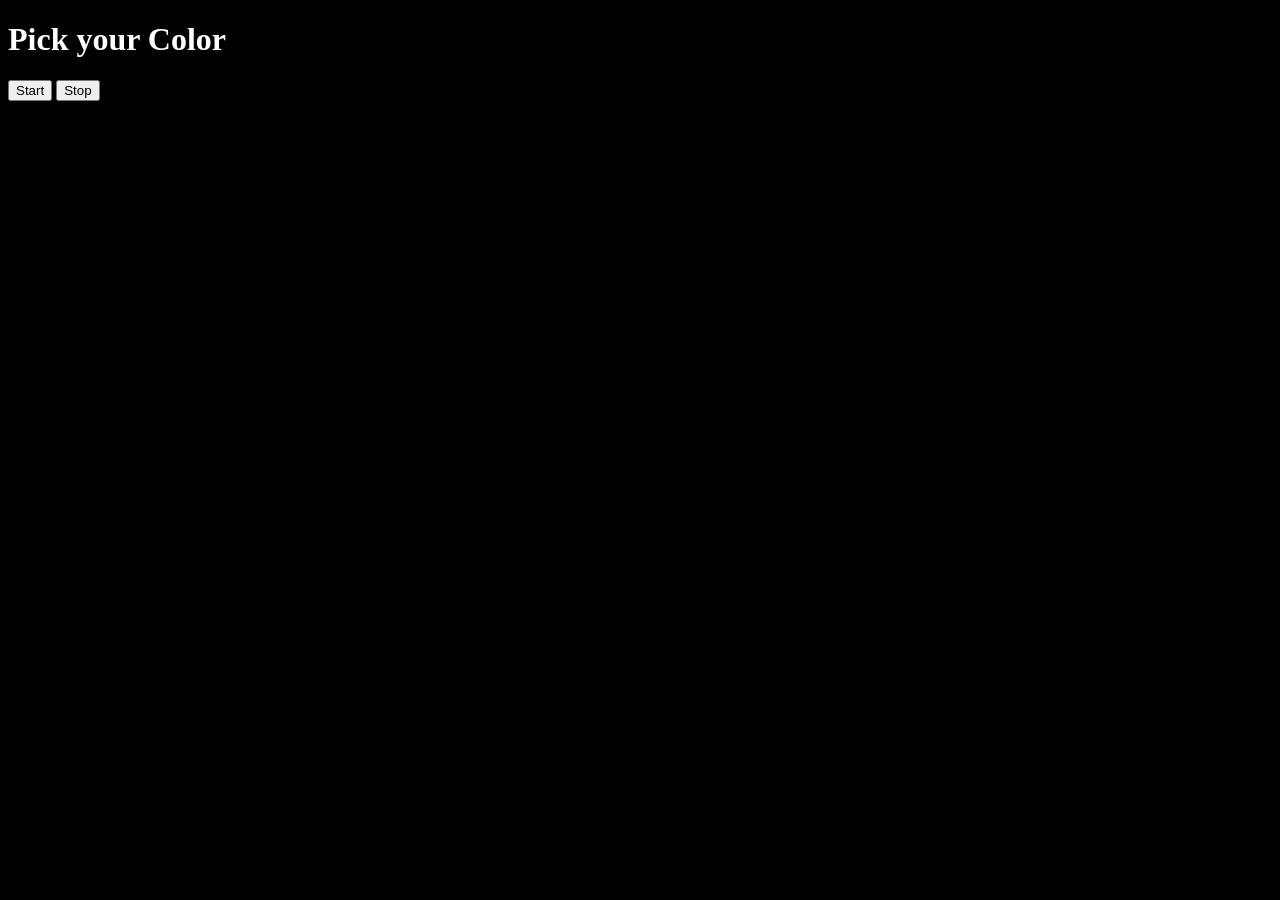
<file: ColorPicker/index.html>
<!DOCTYPE html>
<html lang="en">
<head>
    <meta charset="UTF-8">
    <meta name="viewport" content="width=device-width, initial-scale=1.0">
    <title>Document</title>
</head>
<body style="background-color: black; color: white;">
    <div class="main">
        <h1>Pick your Color</h1>
        <button id="start">Start</button>
        <button id="stop">Stop</button>
    </div>
</body>
<script src="script.js">
    
</script>
</html>
</file>
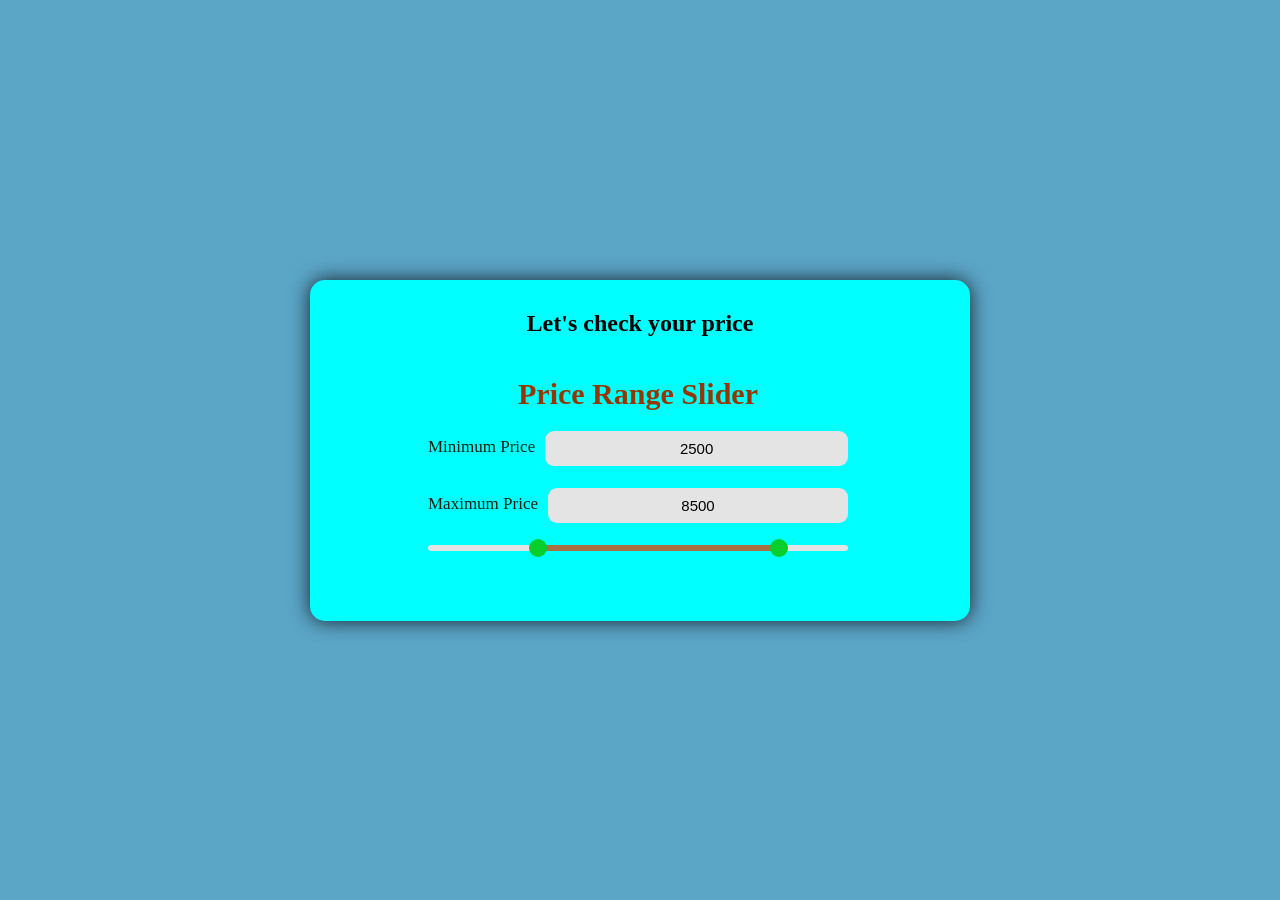
<file: Price rank slider/Index.html>
<!DOCTYPE html>
<html lang="en">
<head>
    <meta charset="UTF-8">
    <meta name="viewport" content="width=device-width, initial-scale=1.0">
    <title>Document</title>
    <link rel="stylesheet" href="Style.css">
</head>
<body>
    <div class="main">
        <div class="name">
            <p>Let's check your price</p>
            
        </div>
        <div class="custom-wrapper">
            <div class="header">
                <h2 class="projtitle">Price Range Slider</h2>
            </div>
            <div class="price-input-container">
                <div class="price-input">
                    <div class="price-field">
                        <span>Minimum Price</span>
                        <input type="number" class="min-input" value="2500">
                    </div>
                    <div class="price-field">
                        <span>Maximum Price</span>
                        <input type="number" class="max-input" value="8500">
                    </div>
                </div>
                <div class="slider">
                    <div class="price-slider"></div>
                </div>
            </div>

            <!-- Slider -->
            <div class="range-input">
                <input type="range" class="min-range" min="0" max="10000" value="2500" step="1">
                <input type="range" class="max-range" min="0" max="10000" value="8500" step="1">
            </div>
        </div>
    </div>
</body>
<script src="script.js"></script>
</html>
</file>
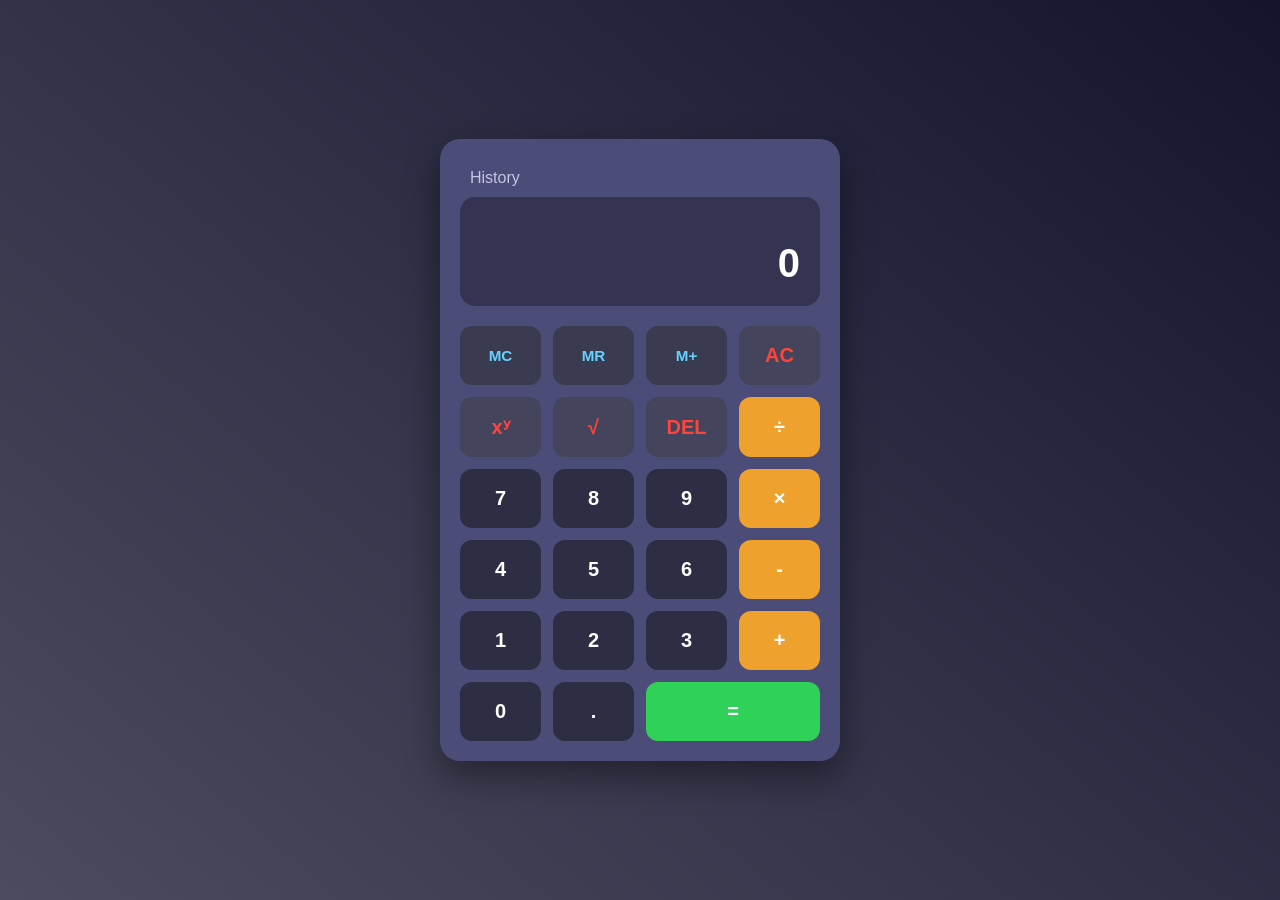
<file: Calculator/Calculator.html>
<!DOCTYPE html>
<html lang="en">
<head>
    <meta charset="UTF-8">
    <meta name="viewport" content="width=device-width, initial-scale=1.0">
    <title>Smart Calculator</title>
    <link rel="stylesheet" href="Calculator.css">
</head>
<body>

    <div class="Calculator-container">
        <button id="toggle-history" class="history-btn">History</button>

        <div class="display">
            <div id="previous-operand" class="previous-operand"></div>
            <div id="current-operand" class="current-operand">0</div>
        </div>

        <div class="buttons-grid">
            <button class="btn memory" onclick="memoryClear()">MC</button>
            <button class="btn memory" onclick="memoryRecall()">MR</button>
            <button class="btn memory" onclick="memoryAdd()">M+</button>
            <button class="btn ctrl" onclick="clearAll()">AC</button>

            <button class="btn ctrl" onclick="appendOperator('**')">xʸ</button>
            <button class="btn ctrl" onclick="calculateSquareRoot()">√</button>
            <button class="btn ctrl" onclick="deleteLast()">DEL</button>
            <button class="btn op" onclick="appendOperator('/')">÷</button>

            <button class="btn num" onclick="appendNumber('7')">7</button>
            <button class="btn num" onclick="appendNumber('8')">8</button>
            <button class="btn num" onclick="appendNumber('9')">9</button>
            <button class="btn op" onclick="appendOperator('*')">×</button>

            <button class="btn num" onclick="appendNumber('4')">4</button>
            <button class="btn num" onclick="appendNumber('5')">5</button>
            <button class="btn num" onclick="appendNumber('6')">6</button>
            <button class="btn op" onclick="appendOperator('-')">-</button>

            <button class="btn num" onclick="appendNumber('1')">1</button>
            <button class="btn num" onclick="appendNumber('2')">2</button>
            <button class="btn num" onclick="appendNumber('3')">3</button>
            <button class="btn op" onclick="appendOperator('+')">+</button>

            <button class="btn num" onclick="appendNumber('0')">0</button>
            <button class="btn num" onclick="appendNumber('.')">.</button>
            <button class="btn equals" onclick="compute()">=</button>
        </div>

        <div id="history-panel" class="history-panel hidden">
            <button onclick="toggleHistoryView()" class="close-panel-btn"> (: Back to Calculator</button>
            <h3>Calculation History</h3>
            <ul id="history-list"></ul>
            <button onclick="clearHistory()" class="clear-hist-btn">Clear History</button>
        </div>
    </div>

    <script src="Calculator.js"></script>
</body>
</html>
</file>
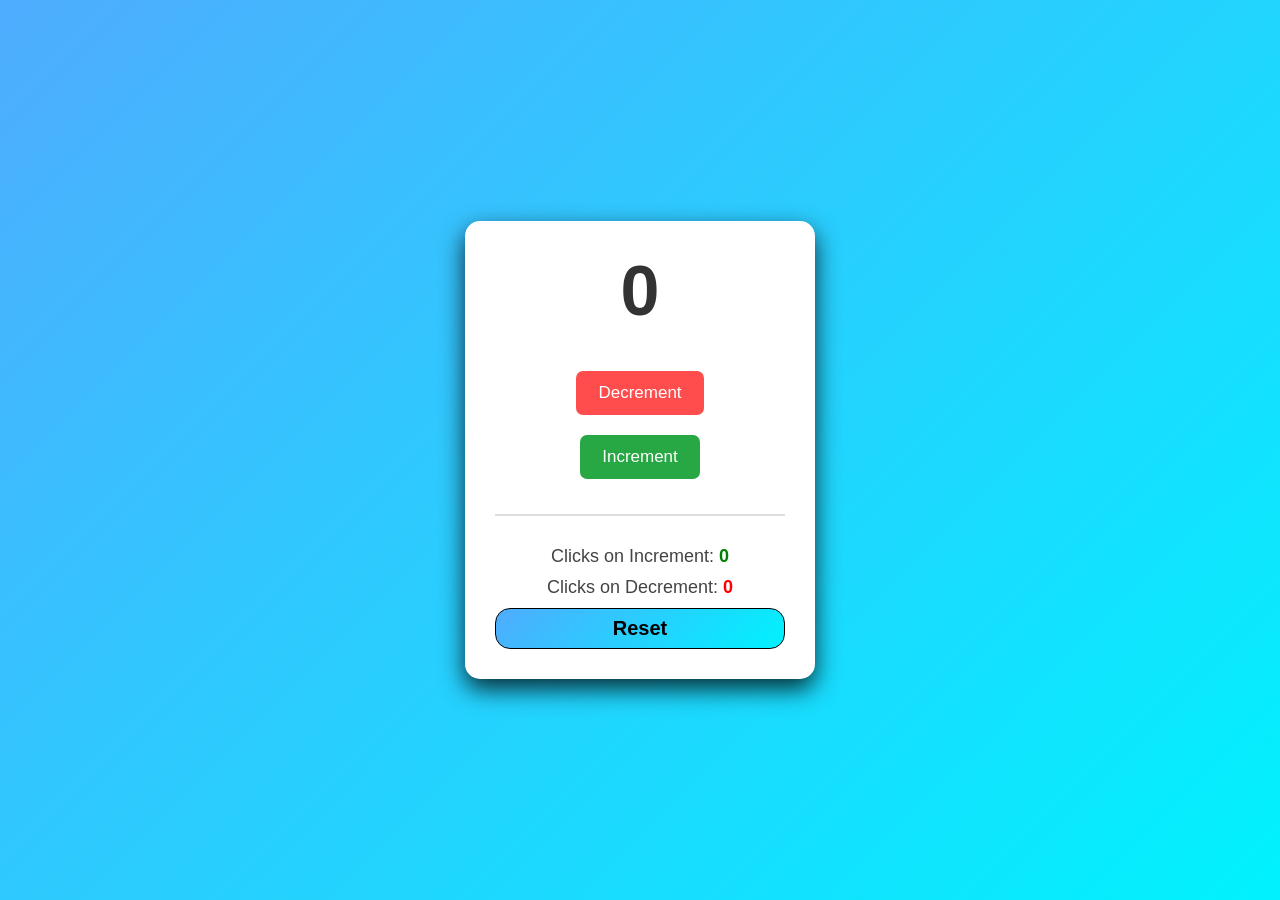
<file: Counter/Counter.html>
<!DOCTYPE html>
<html lang="en">
<head>
    <meta charset="UTF-8">
    <meta name="viewport" content="width=device-width, initial-scale=1.0">
    <title>Counter</title>
    <link rel="stylesheet" href="Counter.css">
</head>
<body>
    <div class="container">
        <div class="counter">
            <p id="count">0</p>
        </div>
        <div>
            <button onclick="Decrement()">Decrement</button>
            <button onclick="Increment()">Increment</button>
        </div>
        <div class="clicks">
            <p>Clicks on Increment: <span id="incCount">0</span></p>
            <p>Clicks on Decrement: <span id="decCount">0</span></p>
        </div>
        <div class="reset-btn">Reset</div>
    </div>
</body>
<script src="Counter.js"></script>
</html>
</file>
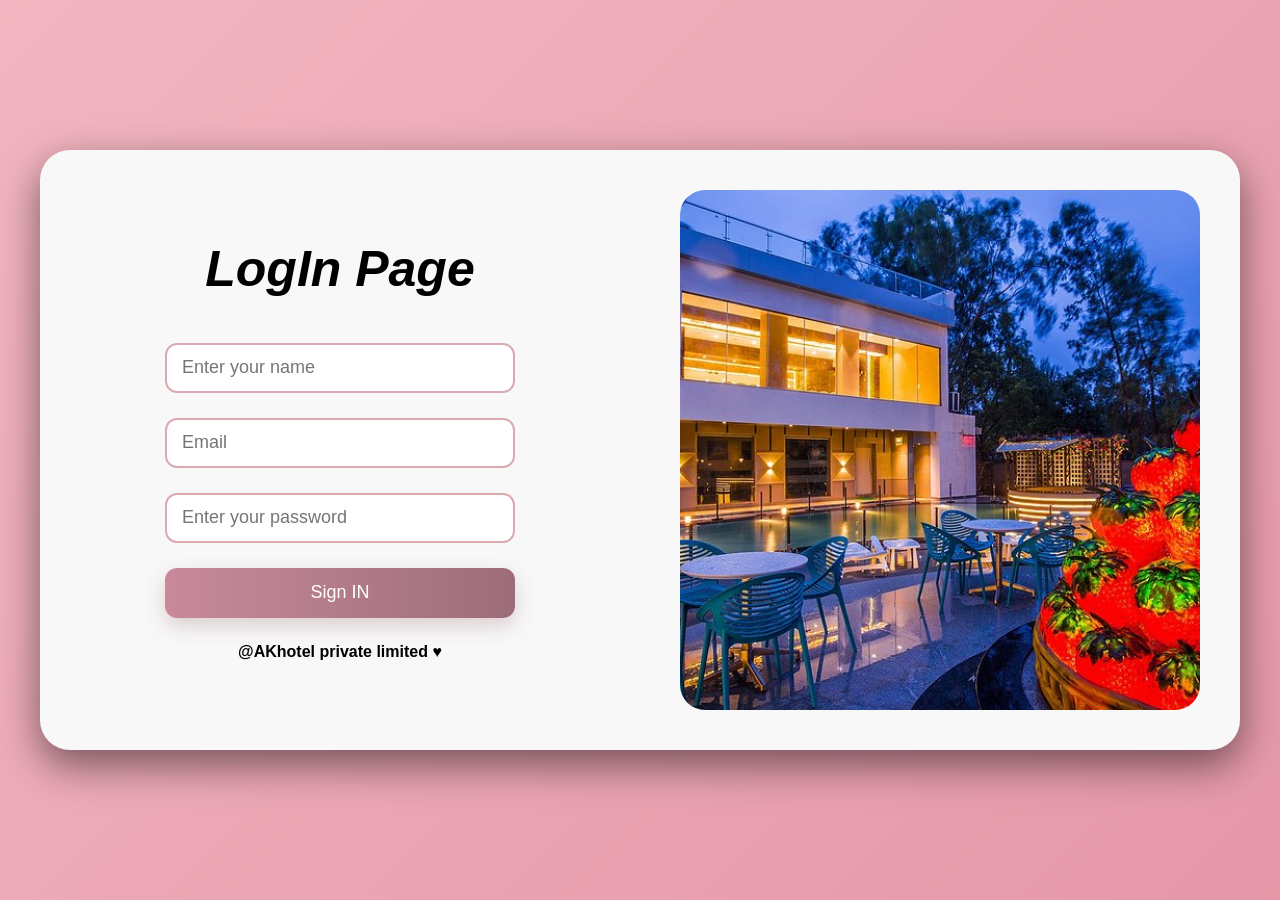
<file: LoginPage/Log_page.html>
<!DOCTYPE html>
<html lang="en">
<head>
    <meta charset="UTF-8">
    <meta name="viewport" content="width=device-width, initial-scale=1.0">
    <title>LogIN Page</title>
    <link rel="stylesheet" href="Log_page2.css">
</head>
<body>
    <div class="container">
    <div class="left-panel">
        <h1><i>LogIn Page</i></h1>
        <input type="text" placeholder="Enter your name" required>
        <input type="text" placeholder="Email" required>
        <input type="password" placeholder="Enter your password" required>
        <button> Sign IN</button>
        <h4>@AKhotel private limited &hearts;</h4>
    </div>
    <div class="right-panel">
    </div>
</div>
</body>
<script src="Login.js"></script>
</html>
</file>
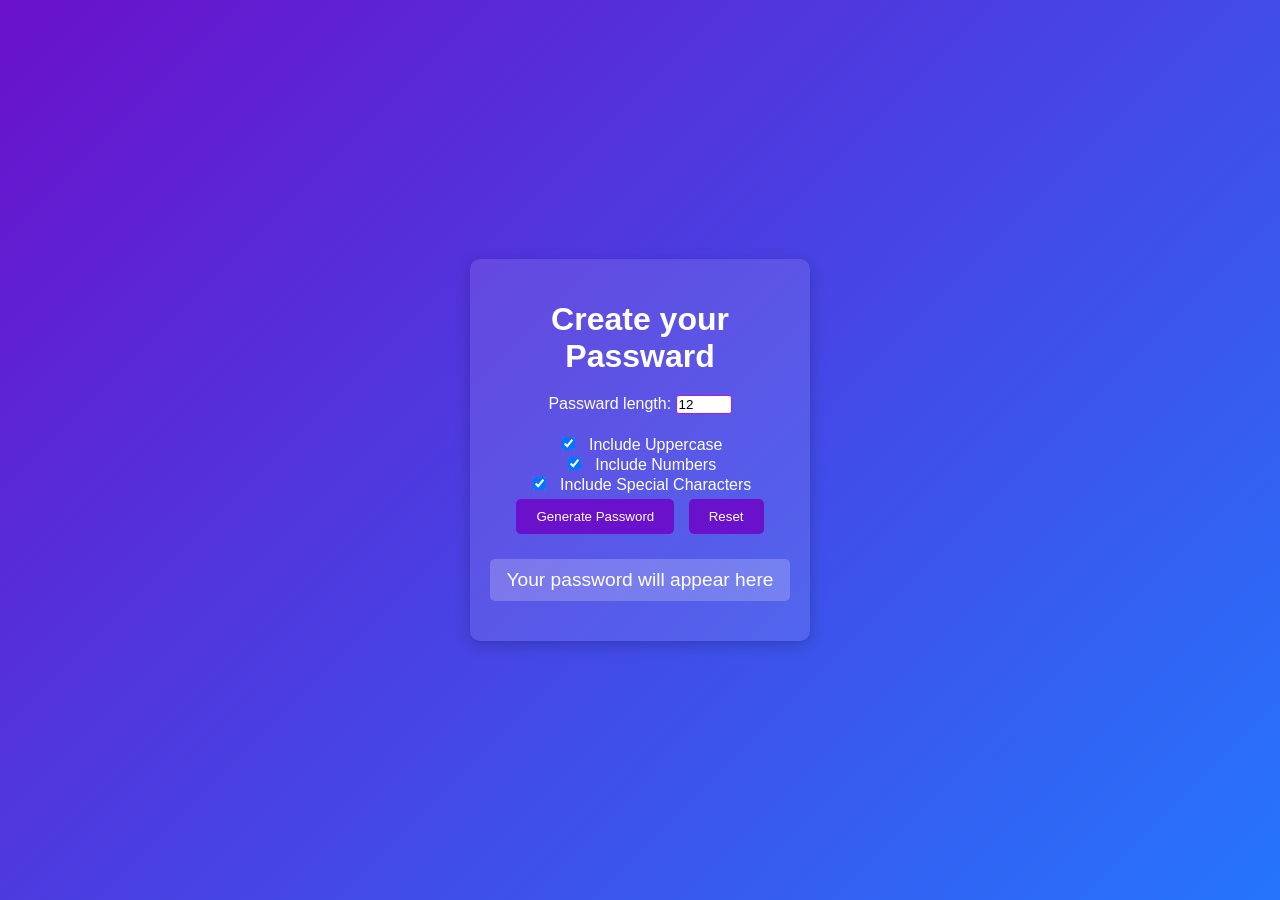
<file: Passward ganerator/Random.html>
<!DOCTYPE html>
<html lang="en">
<head>
    <meta charset="UTF-8">
    <meta name="viewport" content="width=device-width, initial-scale=1.0">
    <title>Passward Generator</title>
    <link rel="stylesheet" href="Random.css">
</head>
<body>
    <div class="container">
        <h1>Create your Passward</h1>
        <label>Passward length:
            <input id="len" min="6" type="number" value="12" />
        </label>
        <br>
        <label>
            <input id="upper" type="checkbox" checked /> Include Uppercase
        </label>
        <br>
        <label>
            <input id="nums" type="checkbox" checked> Include Numbers
        </label>
        <br />
        <label>
            <input id="special" type="checkbox" checked /> Include Special Characters
        </label>
        <br />
        <button class="btn" onclick="generate()">Generate Password</button>
        <button class="btn" onclick="reset()">Reset</button>
        <div class="output" id="passOut">Your password will appear here</div>
    </div>
    </div>
</body>
<script src="Random.js"></script>
</html>
</file>
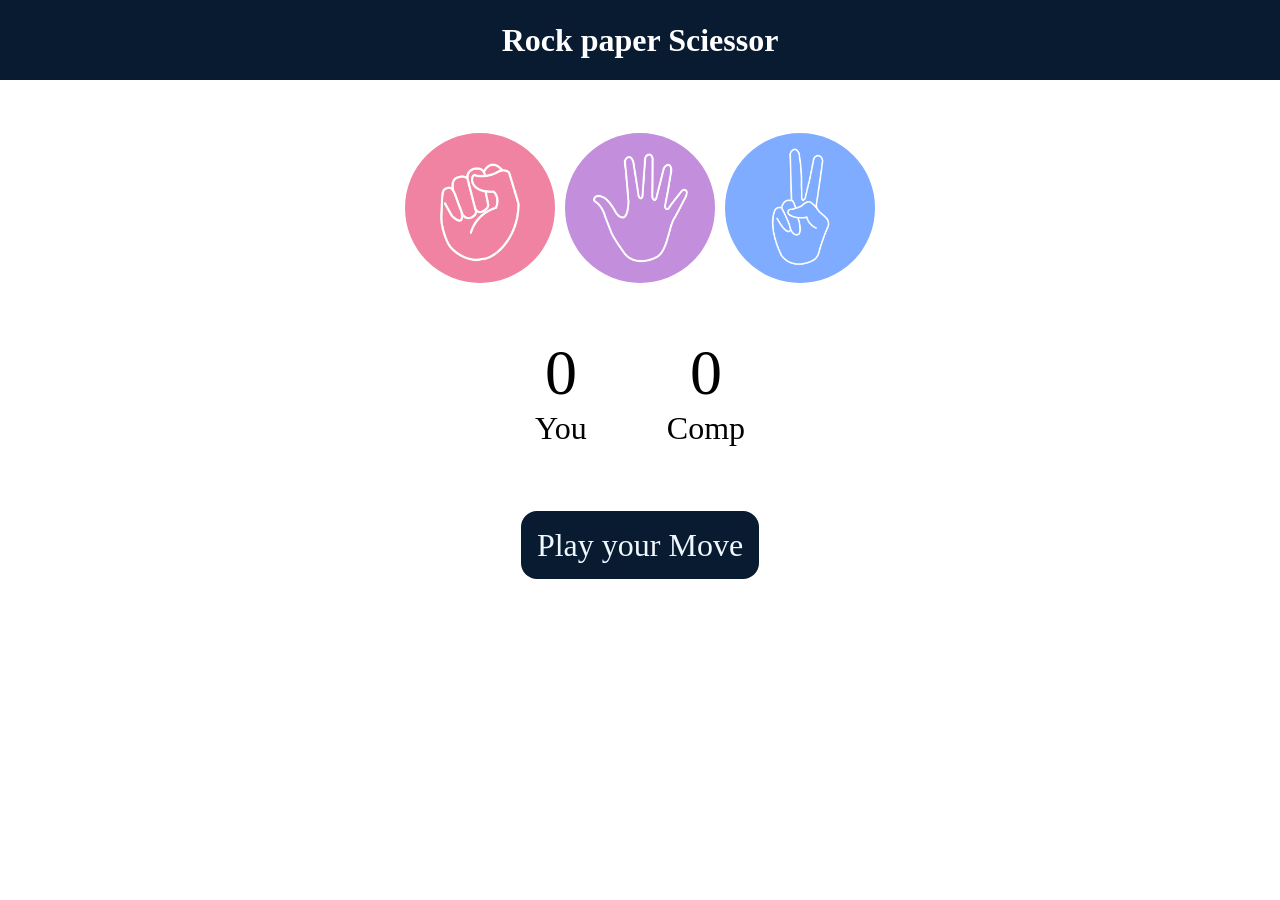
<file: Stone Paper Scissor/Stone.html>
<!DOCTYPE html>
<html lang="en">
<head>
    <meta charset="UTF-8"> 
    <meta name="viewport" content="width=device-width, initial-scale=1.0">
    <title>Stone Paper Sciessor</title>
    <link rel="stylesheet" href="Paper.css">
</head>
<body>
    <h1>Rock paper Sciessor</h1>
    <div class="choices">

        <div class="choice" id="rock"> 
            <img src="./rock.png">
        </div>

        <div class="choice" id="paper">
            <img src="./paper.png">
        </div>

        <div class="choice" id="scissors">
            <img src="./scissors.png">
        </div>
    </div>

        <div class="score-borad">
            <div class="score">
                <p id="user-score">0</p>
                <p>You</p>
            </div>
            
            <div class="score">
                <p id="Comp-score">0</p>
                <p>Comp</p>
            </div>
        </div>
        
        <div class="msg-conatiner">
            <p id="msg"> Play your Move</p>
        </div>
</body>
<script src="S.js"></script>
</html>
</file>
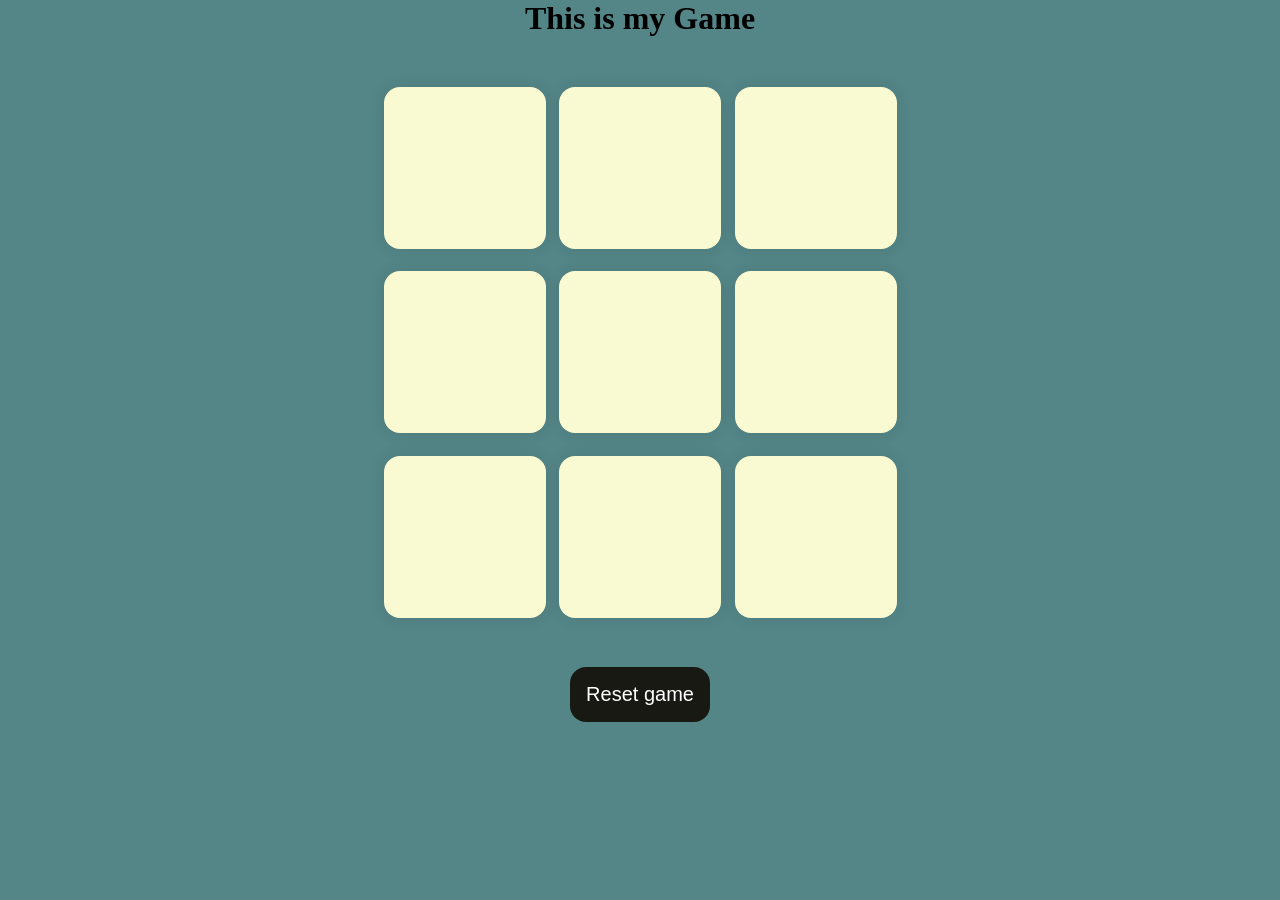
<file: Tik Tak Toe/Tik Tak toe.html>
<!DOCTYPE html>
<html lang="en">
<head>
    <meta charset="UTF-8">
    <meta name="viewport" content="width=device-width, initial-scale=1.0">
    <title>Tik Tak TEO</title>
    <link rel="stylesheet" href="Tik Tak toe.css">
</head>
<body>
    <div class="msg-container hide">
        <p id="msg"> Winner</p>
        <button id="start">Start New game</button>
    </div>
    <main>
        <h1>This is my Game</h1>
        <div class="container">
            <div class="Game">
            <button class="box"></button>
            <button class="box"></button>
            <button class="box"></button>
            <button class="box"></button>
            <button class="box"></button>
            <button class="box"></button>
            <button class="box"></button>
            <button class="box"></button>
            <button class="box"></button>
        </div>
        </div>
        <button id="reset">Reset game</button>
    </main>
</body>
<script src="Tik Tak toe.js"></script>
</html>
</file>
<file: Price rank slider/Style.css>
*{
    margin: 0;
    padding: 0;
}
body{
    min-height: 100vh;
    background-color: rgb(91, 165, 199);
    display: flex;
    align-items: center;
    justify-content: center;
    flex-direction: column;
}
.main {
    background-color: aqua;
    border-radius: 15px;
    box-shadow: 0 0 20px rgba(0, 0, 0, 0.8);
    padding: 30px;
    transition: transform 0.2s;
    width: 600px;
}
.main:hover {
    transform: scale(1.05);
}
.name{
    padding-bottom: 20px;
    font-size: 24px;
    font-weight: 600;
    color:black;
    display: flex;
    justify-content: center;
    align-items: center;
}
.custom-wrapper {
    margin: 0;
    width: 70%;
    padding: 0px 25px 40px;
    position: relative;
    left: 63px;
}
.header h2 {
    font-size: 30px;
    color: #943701;
    display: flex;
    justify-content: center;
    padding: 20px;
}
.price-input-container {
    width: 100%;
}
.price-input .price-field {
    display: flex;
    margin-bottom: 22px;
}
.price-field span {
    margin-right: 10px;
    margin-top: 6px;
    font-size: 17px;
}
.price-field input {
    flex: 1;
    height: 35px;
    font-size: 15px;
    font-family: "DM Sans", sans-serif;
    border-radius: 9px;
    text-align: center;
    border: 0px;
    background: #e4e4e4;
}

.price-input {
    width: 100%;
    font-size: 19px;
    color: #0f2014;
}
input::-webkit-outer-spin-button,
input::-webkit-inner-spin-button {
    -webkit-appearance: none;
    margin: 0;
}

.slider {
    width: 100%;
}

.slider {
    height: 6px;
    position: relative;
    background: #e4e4e4;
    border-radius: 5px;
}

.slider .price-slider {
    height: 100%;
    left: 25%;
    right: 15%;
    position: absolute;
    border-radius: 5px;
    background: #a97143;
}

.range-input {
    position: relative;
}

.range-input input {
    position: absolute;
    width: 100%;
    height: 5px;
    background: none;
    top: -5px;
    pointer-events: none;
    cursor: pointer;
    -webkit-appearance: none;
}

/* Styles for the range thumb in WebKit browsers */
input[type="range"]::-webkit-slider-thumb {
    height: 18px;
    width: 18px;
    border-radius: 70%;
    background: #05ce2d;
    pointer-events: auto;
    -webkit-appearance: none;
}

@media screen and (max-width: 768px) {
    .main {
        width: 80%;
        margin-right: 5px;
    }

    .custom-wrapper {
        width: 100%;
        left: 0;
        padding: 0 10px;
    }

    .projtitle {
        width: 100%;
        position: relative;
        right: 26px;
    }

    .price-input {
        flex-direction: column;
        align-items: center;
    }

    .price-field {
        margin-bottom: 10px;
    }
}
</file>
<file: Calculator/Calculator.css>
* {
    margin: 0;
    padding: 0;
    box-sizing: border-box;
    font-family: Arial,sans-serif;
}
/* style for body */
body{
    display: flex;
    justify-content: center;
    align-items: center;
    min-height: 100vh;
    background: linear-gradient(40deg, #4c4c5f, #14142f);
    color: #fff;
}
/* for calculator container */
.Calculator-container{
    position: relative;
    width: 400px;
    background: #4c4c78;
    border-radius: 20px;
    padding: 20px;
    box-shadow: 0 15px 35px rgba(0,0,0,0.4);
    overflow: hidden;
}
/* for history button */
.history-btn{
    background: none;
    border: none;
    color: #c5c5e4;
    cursor: pointer;
    font-size: 1rem;
    margin: 10px;
    transition: color 0.2s;
}
.history-btn:hover{
    color: white;
}

/* for display purpose */
.display{
    background-color: #343452;
    border-radius: 15px;
    padding: 20px;
    text-align: right;
    margin-bottom: 20px;
    min-height: 100px;
    display: flex;
    flex-direction: column;
    justify-content: space-between;
    word-break: break-all;
}
.previous-operand{
    color: #707080;
    font-size: 1.1rem;
    min-height: 24px;
}
.current-operand {
    font-size: 2.5rem;
    font-weight: 600;
}
/* grid layout for buttons */
.buttons-grid{
    display: grid;
    grid-template-columns: repeat(4,1fr);
    gap: 12px;
}
.btn{
    border: none;
    border-radius: 12px;
    padding: 18px 0;
    font-size: 1.25rem;
    font-weight: 600;
    cursor: pointer;
    transition: background 0.2s, transform 0.1s;
}
.btn:active { transform: scale(.95); }

/* Button styling  */
.num{
    background-color: #2d2d44;
    color: #fff;
}
.num:hover { 
    background-color: #3d3d5c; 
}
.op{
    background-color:#eea12c;
    color: #fff;
}
.op:hover{
    background-color: #cc7f08;
}
.ctrl{
    background-color: #44445c;
    color: #ff453a;
}
.ctrl:hover { 
    background-color: #555573; 
}
.memory{
    background-color: #3a3a50;
    color: #64d2ff;
    font-size: 0.95rem;
    padding: 12px 0;
}
.memory:hover{
    background-color:#555573;
}
.equals{
    grid-column: span 2;
    background-color: #30d158;
    color: #fff;
}
.equals:hover { 
    background-color: #24a142; 
}

/* styling for the history pannel */

.history-panel{
    position: absolute;
    top: 0;
    left: 0;
    height: 100%;
    width: 100%;
    background-color:rgba(24, 24, 36, 0.95) ;
    padding:20px;
    display: flex;
    flex-direction: column;
    transition: transform 0.3s ease-in-out;
    z-index: 10; 
}
.history-panel.hidden {
    transform: translateX(100%);
}
.history-panel h3 {
    margin-bottom: 15px;
    border-bottom: 1px solid #3d3d5c;
    padding-bottom: 5px;
}
#history-list{
    list-style: none;
    overflow-y: auto;
    flex-grow: 1;
    margin-bottom: 15px;
}
#history-list li {
    padding: 8px 0;
    border-bottom: 1px solid #2d2d44;
    font-size: 0.95rem;
    color: #c7c7cc;
}
.clear-hist-btn {
    background: #ff453a;
    color: white;
    border: none;
    padding: 10px;
    border-radius: 8px;
    cursor: pointer;
}
.close-panel-btn {
    background: #3a3a50;
    color: #fff;
    border: none;
    padding: 10px;
    border-radius: 8px;
    cursor: pointer;
    font-weight: 600;
    margin-bottom: 15px;
    text-align: left;
    transition: background 0.2s;
}

.close-panel-btn:hover {
    background: #4a4a68;
}
</file>
<file: Counter/Counter.css>
*{
    margin: 0;
    padding: 0;
    box-sizing: border-box;
    font-family: Arial, Helvetica, sans-serif;
}
body{
    background: linear-gradient(135deg, #4facfe, #00f2fe);
    height: 100vh;
    display: flex;
    justify-content: center;
    align-items: center;
}
.container{
    width: 350px;
    background: #fff;
    padding: 30px;
    border-radius: 15px;
    text-align: center;
    box-shadow:0 10px 25px rgba(0, 0, 0, 0.8);
}
.counter{
    margin-bottom: 30px;
}
#count {
    font-size: 70px;
    font-weight: bold;
    color: #333;
}

button{
    padding: 12px 22px;
    margin: 10px;
    border: none;
    border-radius: 7px;
    font-size: 17px;
    cursor: pointer;
    transition: all 0.3s ease;
}
button:first-child {
    background-color: #ff4d4d;
    color: white;
}
button:last-child {
    background-color: #28a745;
    color: white;
}
button:hover {
    transform: scale(1.08);
    opacity: 0.9;
}
button:active {
    transform: scale(0.95);
}
.clicks {
    margin-top: 25px;
    border-top: 2px solid #ddd;
    padding-top: 20px;
}
.clicks p {
    font-size: 18px;
    margin: 10px 0;
    color: #444;
}
#incCount {
    color: green;
    font-weight: bold;
}
#decCount {
    color: red;
    font-weight: bold;
}
.reset-btn{
    background: linear-gradient(135deg, #4facfe, #00f2fe);
    padding: 8px;
    font-size: 20px;
    font-weight: 700;
    border:1px solid black;
    border-radius: 15px;
    cursor: pointer;
    transition: all 0.2s ease;
}
.reset-btn:hover {
    color: white;
    background: rgb(248, 129, 129);
}
.reset-btn:active{
    transform:scale(.95);
}
</file>
<file: LoginPage/Log_page2.css>
*{
    margin: 0;
    padding: 0;
    box-sizing: border-box;
}

body{
    height: 100vh;
    display: flex;
    justify-content: center;
    align-items: center;
    background: linear-gradient(135deg,#f2b6c1,#e597a8);
    font-family: Arial, sans-serif;
}

.container{
    width: 1200px;
    height: 600px;
    background: #f8f8f8;
    border-radius: 30px;
    display: grid;
    grid-template-columns: 1fr 1fr;
    box-shadow: 0 15px 40px rgba(0,0,0,.5);
    overflow: hidden;
}

/* LEFT SIDE */

.left-panel{
    display: flex;
    flex-direction: column;
    align-items: center;
    justify-content: center;
    gap: 25px;
    padding: 50px;
}

.left-panel h1{
    font-size: 50px;
    margin-bottom: 20px;
}
.left-panel input{
    width: 350px;
    height: 50px;
    border: 2px solid rgb(220,169,177);
    border-radius: 12px;
    background: white;
    padding: 0 15px;
    font-size: 18px;
    transition: all 0.3s ease;
}

.left-panel input:hover{
    transform: scale(1.03);
}

.left-panel input:focus{
    outline: none;
    border-color: #b36a7a;
    box-shadow: 0 0 10px rgba(179,106,122,.8);
}

/* BUTTON */

button{
    width: 350px;
    height: 50px;
    border: none;
    border-radius: 12px;
    background: linear-gradient(to right,#c88a9b,#9c6d78);
    color: white;
    font-size: 18px;
    cursor: pointer;
    transition: all 0.3s ease;
    box-shadow: 0 8px 20px rgba(156,109,120,0.3);
}

button:hover{
    transform: translateY(-3px);
}

.footer{
    margin-top: 10px;
    color: #555;
    font-size: 18px;
}

/* RIGHT SIDE */

.right-panel{
    margin: 40px;
    border-radius: 25px;
    background-image: url("hotel.png");
    background-size: cover;
    background-position: center;
}
</file>
<file: Passward ganerator/Random.css>
body{
    height: 100vh;
    font-family: Arial, sans-serif;
    background: linear-gradient(135deg, #6a11cb, #2575fc);
    color: #fff;
    display: flex;
    justify-content: center;
    align-items: center;
    margin: 0;
}
.container {
    background: rgba(255, 255, 255, 0.1);
    padding: 20px;
    border-radius: 10px;
    box-shadow: 0 4px 15px rgba(0, 0, 0, 0.2);
    text-align: center;
    width: 300px;
}
.container h1 {
    margin-bottom: 20px;
}
.container input[type="number"] {
    width: 50px;
    margin-bottom: 20px;
    border: 1px solid rgb(176, 25, 226);
    border-radius: 3px;
}
.container input[type="checkbox"] {
    margin-right: 10px;
}
.output {
    margin: 20px 0;
    font-size: 1.2em;
    background: rgba(255, 255, 255, 0.2);
    padding: 10px;
    border-radius: 5px;
    word-wrap: break-word;
}
.btn {
    background-color: #6a11cb;
    border: none;
    color: white;
    padding: 10px 20px;
    border-radius: 5px;
    cursor: pointer;
    transition: 0.3s;
    margin: 5px;
}
.btn:hover {
    background-color: #2575fc;
}
</file>
<file: Stone Paper Scissor/Paper.css>
*{
    margin: 0;
    padding: 0;
    text-align: center;

}

h1{
    background-color: #081b31;
    color: white;
    height: 5rem;
    line-height: 5rem;
}

.choice{
    height: 160px;
    width: 160px;
    border-radius: 50%;
    display: flex;
    justify-content: center;
    align-items: center;
}
.choice:hover{
    background-color: #081b31;
    cursor: pointer;
}

img{
    height: 150px;
    width: 150px;
    border-radius: 50%;
    object-fit: cover;
}
.choices{
    display: flex;
    justify-content:  center;
    align-items:  center;
    /* gap: 3rem; */
    margin-top: 3rem;
}

.score-borad{
    display: flex;
    justify-content: center;
    align-items: center;
    font-size: 2rem;
    margin-top: 3rem;
    gap: 5rem;
}
#user-score,
#Comp-score{
    font-size: 4rem;
}

.msg-conatiner{
    margin-top: 5rem;
}
#msg{
    background-color: #081b31;
    color: aliceblue;
    font-size: 2rem;
    display: inline;
    padding: 1rem;
    border-radius: 1rem;
}
</file>
<file: Tik Tak Toe/Tik Tak toe.css>
*{
    margin: 0;
    padding: 0;
}
body{
    background-color:#548687;
    text-align: center;
}
.container{
    height: 70vh;
    display: flex;
    justify-content: center;
    align-items: center;
}
.Game{
    height:60vmin;
    width: 60vmin;
    display: flex;
    flex-wrap: wrap;
    justify-content: center;
    align-items: center;
    gap: 1.5vmin;
}
.box{
    height: 18vmin;
    width: 18vmin;
    border-radius: 1rem;
    border: none;
    box-shadow: 0 0 1rem rgba(0,0,0,0.1);
    font-size: 8vmin;
    color: #ce615d;
    background-color: lightgoldenrodyellow;
}
#reset{
    padding: 1rem;
    font-size: 1.25rem;
    background-color: #191913;
    color: #fff;
    border: none;
    border-radius: 1rem;
}
#start{
    padding: 1rem;
    font-size: 1.25rem;
    background-color: #191913;
    color: #fff;
    border: none;
    border-radius: 1rem;
}

#msg{
    color: beige;
    font-size: 5vmin;

}
.msg-container{
    height: 100vmin;
    display: flex;
    justify-content: center;
    align-items: center;
    flex-direction: column;
    gap: 20px;
}
.hide{
    display: none;
}

.wow{
    color: blueviolet;
}
</file>
